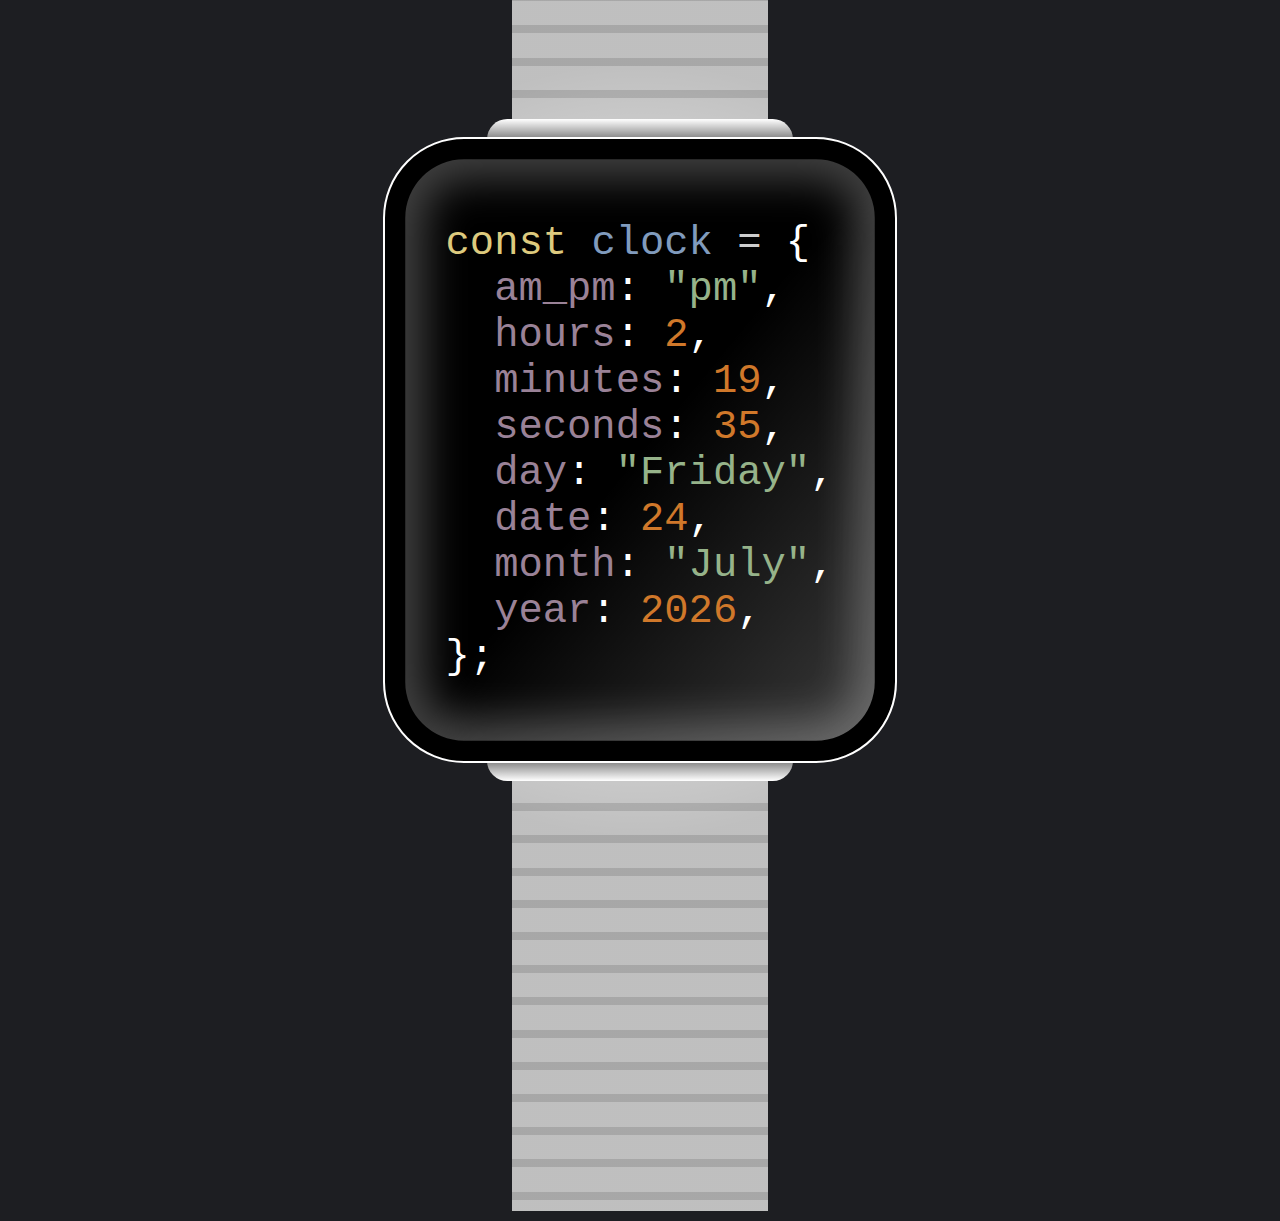
<file: index.html>
<!DOCTYPE html>
<html lang="en">
  <head>
    <meta charset="UTF-8" />
    <meta name="viewport" content="width=device-width, initial-scale=1.0" />
    <link rel="stylesheet" href="style.css" />
    <title>Smart Watch</title>
  </head>
  <body>
    <div class="watch"></div>
  </body>
  <script src="script.js"></script>
</html>
</file>
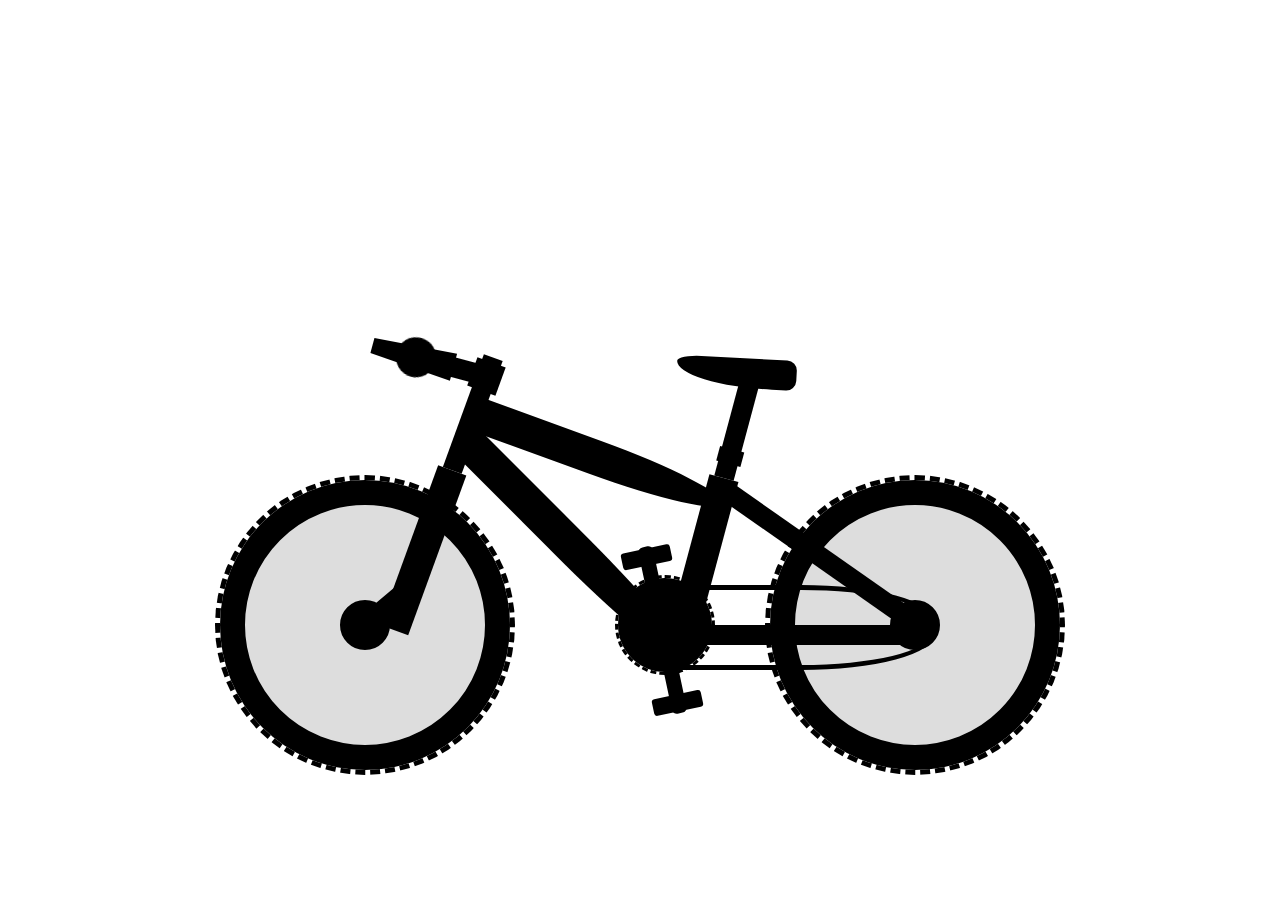
<file: BicycleAnim/index.html>
<!DOCTYPE html>
<html lang="en">
<head>
    <meta charset="UTF-8">
    <meta name="viewport" content="width=device-width, initial-scale=1.0">
    <link rel="stylesheet" href="style.css">
    <title>Bicycle</title>
</head>
<body>
    <div class="bicycle">
        <div class="wheel front-wheel"></div>
        <div class="front-fork">
            <div class="tube"></div>
        </div>
        <div class="handlebars"></div>
        <div class="crossbar"></div>
        <div class="frame-1"></div>
        <div class="frame-2"></div>
        <div class="seat-tube">
            <div class="seat"></div>
        </div>
        <div class="crank"></div>
        <div class="chain"></div>
        <div class="pedals"></div>
        <div class="back-fork"></div>
        <div class="wheel back-wheel">
            
        </div>
    </div>
    
</body>
</html>
</file>
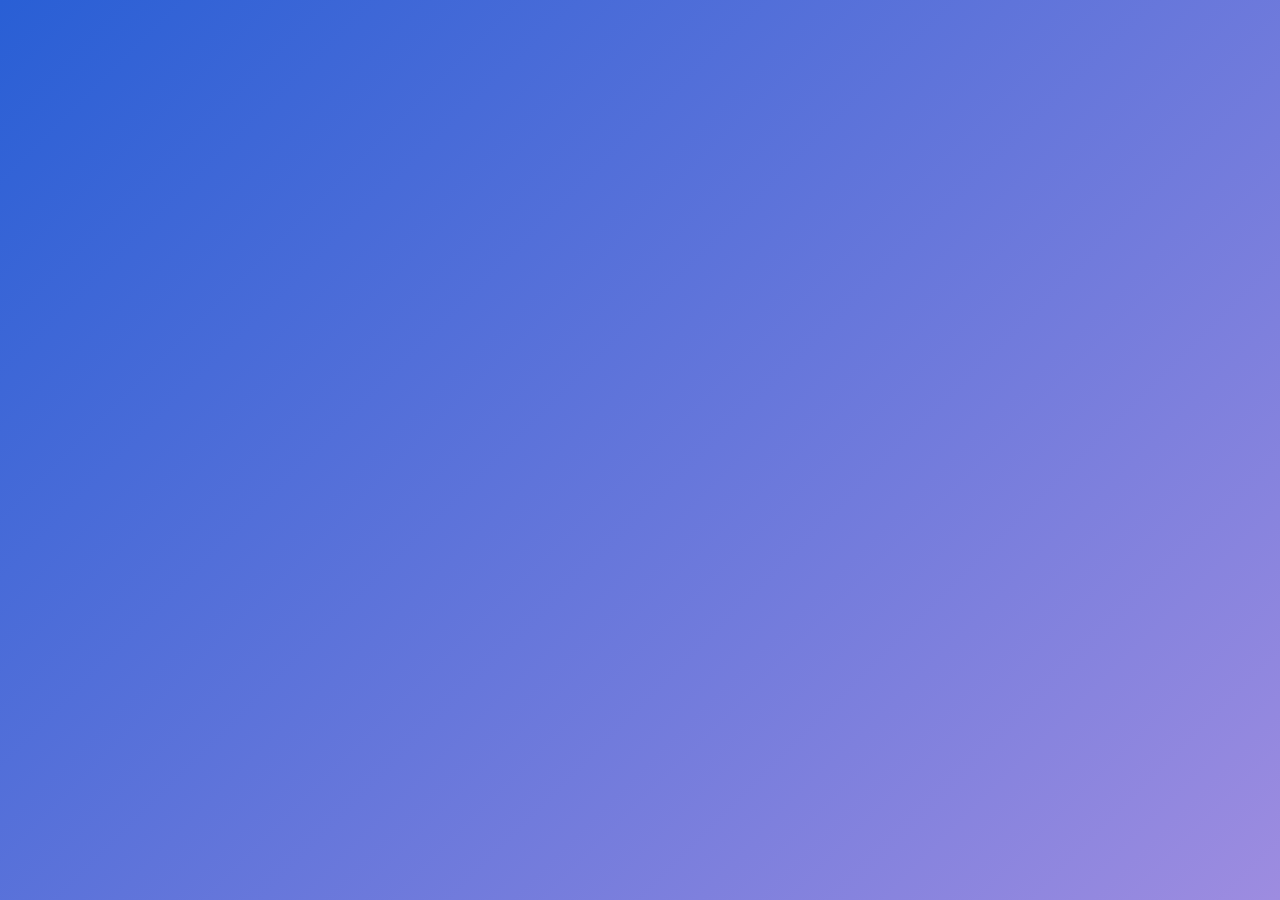
<file: ElasticAnimation/index.html>
<!DOCTYPE html>
<html lang="en">
  <head>
    <meta charset="UTF-8" />
    <meta name="viewport" content="width=device-width, initial-scale=1.0" />
    <link rel="stylesheet" href="style.css" />
    <title>Elastic Animation</title>
  </head>
  <body>
    <div class="group">
      <div
        class="item"
        style="
          background-image: url(https://i.pinimg.com/originals/0f/eb/71/0feb71b2f80624a8e4a1c4c1c47a78ed.jpg);
        "
      ></div>
      <div
        class="item"
        style="
          background-image: url(https://i.pinimg.com/originals/71/1d/25/711d254aceca2fd262cc5815c1c148cc.jpg);
        "
      ></div>
      <div
        class="item"
        style="
          background-image: url(https://e1.pxfuel.com/desktop-wallpaper/33/329/desktop-wallpaper-kakashi-phone-on-dog-mobile-kakashi.jpg);
        "
      ></div>
      <div
        class="item"
        style="
          background-image: url(https://wallpapercave.com/wp/wp8980842.jpg);
        "
      ></div>
      <div
        class="item"
        style="
          background-image: url(https://w0.peakpx.com/wallpaper/152/193/HD-wallpaper-jiraiya-sensei-aesthetic-anime-legend-manga-naruto-sky-uzumaki.jpg);
        "
      ></div>
    </div>
  </body>
  <script src="https://cdn.jsdelivr.net/npm/gsap@3.12.5/dist/gsap.min.js"></script>
  <script src="script.js"></script>
</html>
</file>
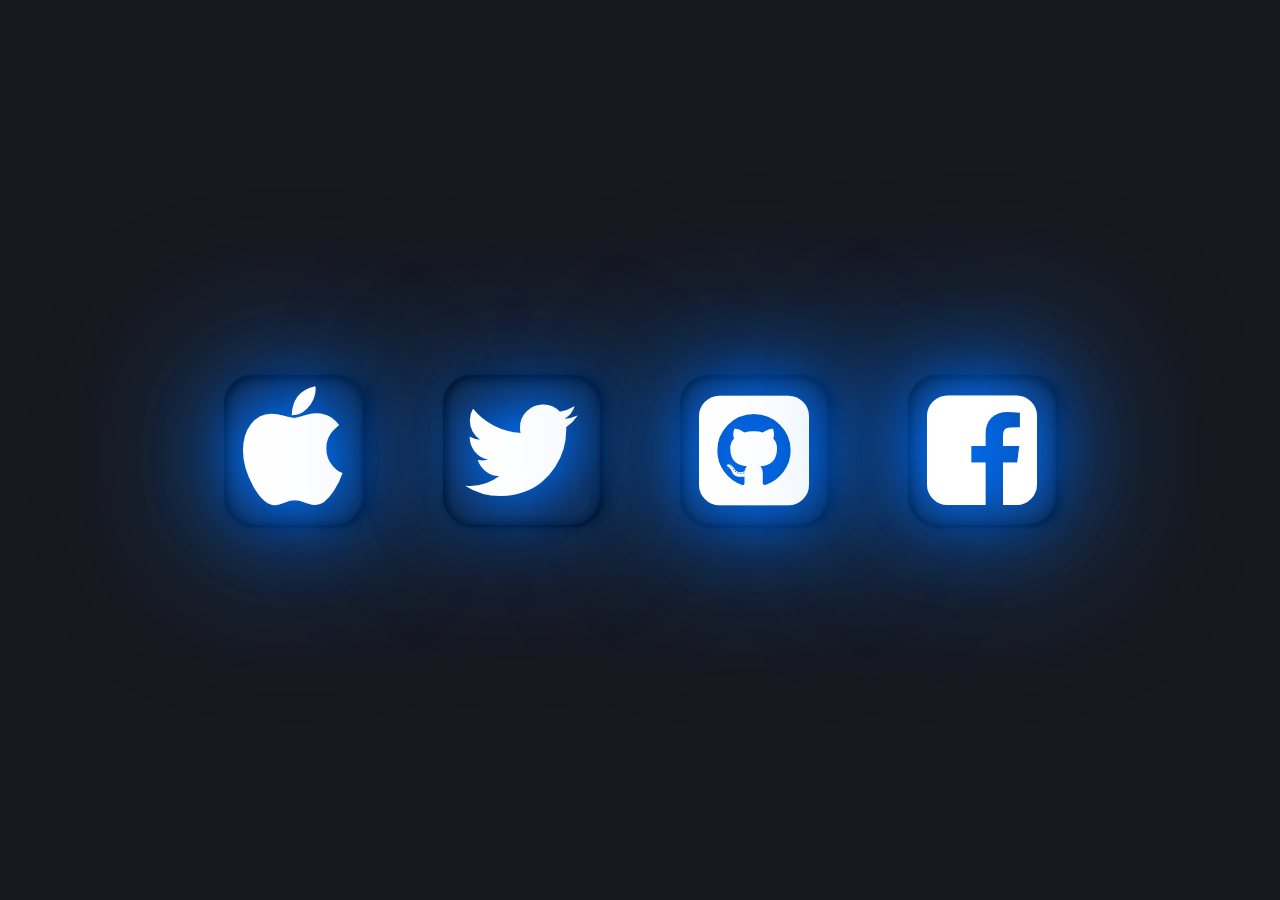
<file: GlowingIconsEffect/index.html>
<!DOCTYPE html>
<html lang="en">
  <head>
    <meta charset="UTF-8" />
    <meta name="viewport" content="width=device-width, initial-scale=1.0" />
    <link rel="stylesheet" href="style.css" />
    <link
      rel="stylesheet"
      href="https://stackpath.bootstrapcdn.com/font-awesome/4.7.0/css/font-awesome.min.css"
    />
    <title>Glowing Icons</title>
  </head>
  <body>
    <div class="container">
      <i class="fa fa-apple" id="apple"></i>
      <i class="fa fa-twitter" id="twitter"></i>
      <i class="fa fa-github-square github" id="github"></i>
      <i class="fa fa-facebook-square" id="facebook"></i>
    </div>
  </body>
</html>
</file>
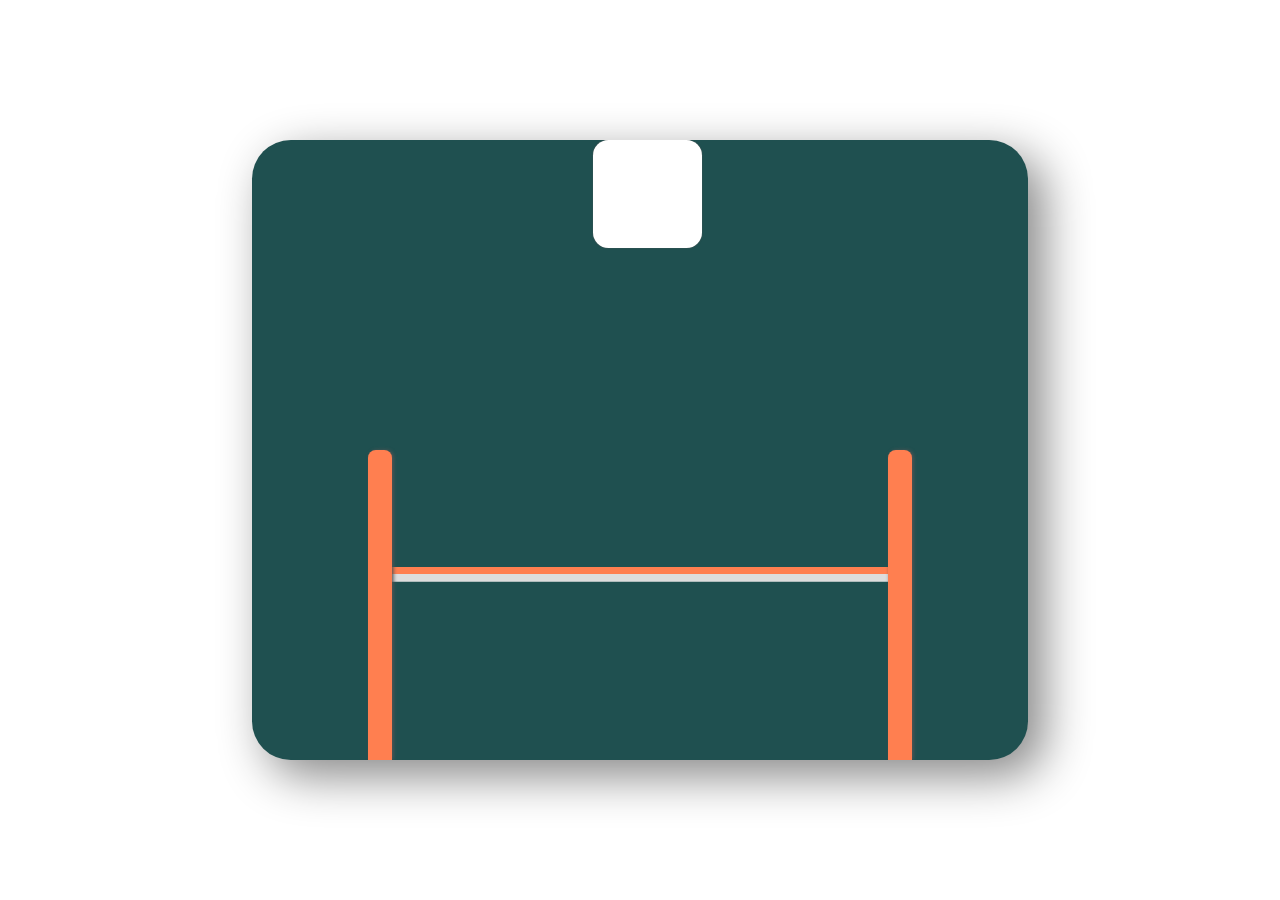
<file: JumpingSquareAnimation/index.html>
<!DOCTYPE html>
<html lang="en">
<head>
    <meta charset="UTF-8">
    <meta name="viewport" content="width=device-width, initial-scale=1.0">
    <link rel="stylesheet" href="style.css">
    <title>Jumping Square</title>
</head>
<body>
    <div class="container">
        <div class="wrapper">
            <div class="rubber"></div>
            <div class="stick left-stick"></div>
            <div class="stick right-stick"></div>
            <div class="square"></div>
        </div>
    </div>
</body>
</html>
</file>
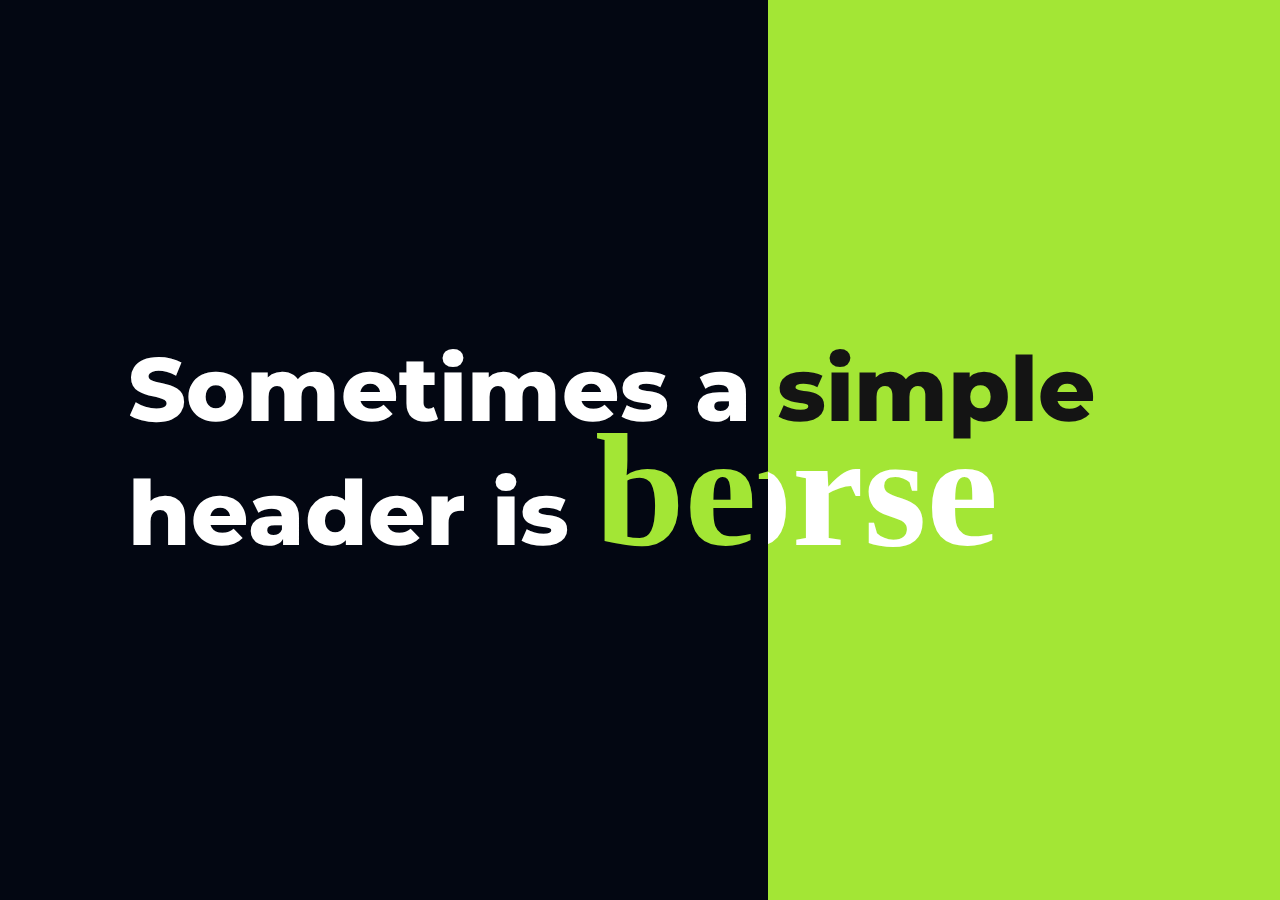
<file: SliderView/index.html>
<!DOCTYPE html>
<html lang="en">
  <head>
    <meta charset="UTF-8" />
    <link rel="preconnect" href="https://fonts.googleapis.com" />
    <link rel="preconnect" href="https://fonts.gstatic.com" crossorigin />
    <link
      href="https://fonts.googleapis.com/css2?family=Figtree:ital,wght@0,300..900;1,300..900&family=Montserrat:ital,wght@0,100..900;1,100..900&display=swap"
      rel="stylesheet"
    />

    <meta name="viewport" content="width=device-width, initial-scale=1.0" />
    <link rel="stylesheet" href="style.css" />
    <title>Header Slider</title>
  </head>
  <body>
    <div id="left-side" class="side">
      <h2 class="title">
        Sometimes a simple header is
        <span class="fancy">better</span>
      </h2>
    </div>
    <div id="right-side" class="side">
      <h2 class="title">
        Sometimes a simple header is
        <span class="fancy">worse</span>
      </h2>
    </div>
  </body>
  <script src="script.js"></script>
</html>
</file>
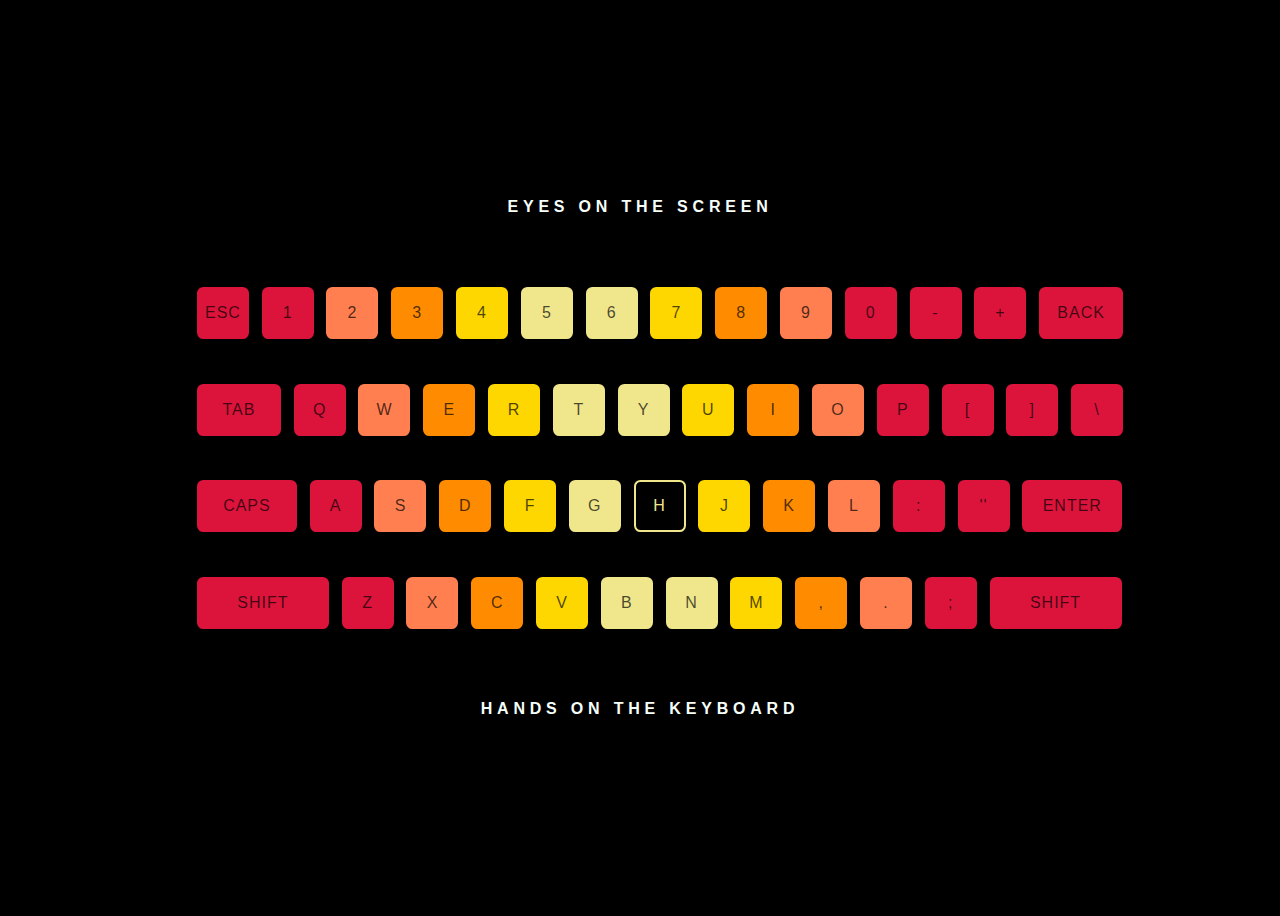
<file: TypingMagicalKeyboard/index.html>
<!DOCTYPE html>
<html lang="en">
  <head>
    <meta charset="UTF-8" />
    <meta name="viewport" content="width=device-width, initial-scale=1.0" />
    <link rel="stylesheet" href="style.css" />
    <title>Magical Keyboard</title>
  </head>
  <body>
    <h1 class="title">Eyes on the screen</h1>
    <div class="keyboard">
      <ul class="row row-0">
        <li class="pinky" id="esc">ESC</li>
        <li class="pinky" id="1">1</li>
        <li class="ring" id="2">2</li>
        <li class="middle" id="3">3</li>
        <li class="pointer1st" id="4">4</li>
        <li class="pointer2nd" id="5">5</li>
        <li class="pointer2nd" id="6">6</li>
        <li class="pointer1st" id="7">7</li>
        <li class="middle" id="8">8</li>
        <li class="ring" id="9">9</li>
        <li class="pinky" id="10">0</li>
        <li class="pinky">-</li>
        <li class="pinky">+</li>
        <li class="pinky" id="back">BACK</li>
      </ul>
      <ul class="row row-1">
        <li class="pinky" id="tab">TAB</li>
        <li class="pinky" id="Q">Q</li>
        <li class="ring" id="W">W</li>
        <li class="middle" id="E">E</li>
        <li class="pointer1st" id="R">R</li>
        <li class="pointer2nd" id="T">T</li>
        <li class="pointer2nd" id="Y">Y</li>
        <li class="pointer1st" id="U">U</li>
        <li class="middle" id="I">I</li>
        <li class="ring" id="O">O</li>
        <li class="pinky" id="P">P</li>
        <li class="pinky">[</li>
        <li class="pinky">]</li>
        <li class="pinky">\</li>
      </ul>
      <ul class="row row-2">
        <li class="pinky" id="caps">CAPS</li>
        <li class="pinky" id="A">A</li>
        <li class="ring" id="S">S</li>
        <li class="middle" id="D">D</li>
        <li class="pointer1st" id="F">F</li>
        <li class="pointer2nd" id="G">G</li>
        <li class="pointer2nd" id="H">H</li>
        <li class="pointer1st" id="J">J</li>
        <li class="middle" id="K">K</li>
        <li class="ring" id="L">L</li>
        <li class="pinky">:</li>
        <li class="pinky">''</li>
        <li class="pinky" id="enter">ENTER</li>
      </ul>
      <ul class="row row-3">
        <li class="pinky" id="left-shift">SHIFT</li>
        <li class="pinky" id="Z">Z</li>
        <li class="ring" id="X">X</li>
        <li class="middle" id="C">C</li>
        <li class="pointer1st" id="V">V</li>
        <li class="pointer2nd" id="B">B</li>
        <li class="pointer2nd" id="N">N</li>
        <li class="pointer1st" id="M">M</li>
        <li class="middle">,</li>
        <li class="ring">.</li>
        <li class="pinky">;</li>
        <li class="pinky" id="right-shift">SHIFT</li>
      </ul>
    </div>
    <h1 class="title">Hands on the keyboard</h1>
  </body>
  <script src="script.js"></script>
</html>
</file>
<file: style.css>
.watch {
  --watch-color: white;
  --screen-color: black;
  font-size: 4.5vmin;
  font-family: monospace;
  color: white;
  padding: 2em 1.5em;
  border: 2px solid var(--watch-color);
  border-radius: 2em;
  box-shadow: inset 0 0 0 0.5em black, inset 0 0 1em 1em hsl(0 0% 100% /0.25);
  background-color: var(--screen-color);
  background-image: linear-gradient(
    to bottom right,
    #fff0 50%,
    hsl(0 0% 100% /0.25)
  );
  position: relative;
}

* {
  box-sizing: border-box;
}

body {
  margin: 0;
  padding: 1em;
  min-height: 100vh;
  background-color: #1d1e22;
  display: grid;
  place-items: center;
  overflow: hidden;
}

.keyword {
  color: #ddca7e;
}

.def {
  color: #809bbd;
}

.operator {
  color: #cccccc;
}

.property {
  color: #9a8297;
}

.string {
  color: #96b38a;
}

.number {
  color: #d0782a;
}

.watch::before,
.watch::after {
  content: "";
  position: absolute;
  background-color: var(--watch-color);
  z-index: -1;
}

.watch::after {
  inset: -0.5em 20%;
  border-radius: 0.5em;
  background-image: linear-gradient(
    #fff0,
    hsl(0 0% 0% / 0.5) 0.5em calc(100% - 0.5em),
    #fff0
  );
}

.watch::before {
  inset: -50vh 25%;
  background-image: repeating-linear-gradient(
      #fff0 0 0.3em,
      hsl(0 0% 0% / 0.125) 0.3em 0.5em,
      #fff0 0.5em 0.8em
    ),
    radial-gradient(circle, #fff0, hsl(0 0% 0% / 0.25) 50%);
}
</file>
<file: BicycleAnim/style.css>
*{
    margin:0;
    padding:0;
    box-sizing:border-box;
}

html{
    font-size:62.5%;
}

body{
    width:100%;
    height:100vh;
    display:grid;
    place-items: center;
}

.bicycle{
    width:85rem;
    height:65rem;
    position:relative;
}

.bicycle div{
    position:absolute;
}

.wheel {
    width:30rem;
    aspect-ratio:1;
    background-color: black;
    border-radius: 50%;
    bottom:0;
    border:0.5rem dashed black;
    background-clip: content-box;
    display:grid;
    place-items: center;
    animation:bicycleAnim 5s infinite linear
}

@keyframes bicycleAnim{
    0% {
        transform:rotateZ(0)
    }
    100%{
        transform:rotateZ(-360deg)
    }
}

.wheel::after{
    content:'';
    width:24rem;
    aspect-ratio: 1;
    position:absolute;
    border-radius: 50%;
    border:9.5rem solid #ddd;
    box-sizing: border-box
    
}

.back-wheel{
    right:0
}

.front-fork{
    width:3rem;
    height:17rem;
    background-color: #000;
    bottom:15rem;
    left:16.5rem;
    transform:rotateZ(20deg);
    transform-origin:left bottom;
}


.front-fork::before{
    content:'';
    width:2rem;
    height:5rem;
    background-color: black;
    position:absolute;
    bottom:0;
    left:0.5rem;
    transform:rotateZ(30deg) translateX(-1rem)
}


.tube{
    width:2rem;
    height:12rem;
    background-color: #000;
    left:0.5rem;
    top:-12rem;
}

.tube::before{
    content:'';
    width:3rem;
    height:3rem;
    background-color: #000;
    position: absolute;
    top:0.5rem;
    left:-0.5rem
}

.handlebars {
    width:8rem;
    height:2rem;
    background-color: #000;
    top:23rem;
    left:19rem;
    transform:rotateZ(15deg);
    perspective: 50rem;
}

.handlebars::before{
    content:'';
    width:4rem;
    height:4rem;
    background-color: #000;
    position:absolute;
    top:-1rem;
    left:-1rem;
    border-radius: 50%;
}

.handlebars::after{
    content:"";
    width:30rem;
    height:2rem;
    background-color: #000;
    position:absolute;
    left:-15.5rem;
    transform: rotateY(-70deg);
}

.crossbar{
    width:27rem;
    height:3.5rem;
    background-color:black;
    top:27rem;
    left:26rem;
    transform:rotateZ(20deg);
    transform-origin:left top;
    border-radius:0 50% 50% 0;
}

.frame-1{
    width:32rem;
    height:3.5rem;
    background-color: #000;
    top:30rem;
    left:26rem;
    transform:rotateZ(45deg);
    transform-origin:left top;
    border-radius:0 50% 50% 0
}


.frame-2{
    width:25rem;
    height:2rem;
    background-color: #000;
    top:50rem;
    left:45rem;
    z-index:10
}

.seat-tube{
    width:3rem;
    height:18.5rem;
    background-color: #000;
    top: 35rem;
    left:47rem;
    transform: rotateZ(15deg);
}

.seat-tube::before{
    content:'';
    width:2rem;
    height:11rem;
    background-color: #000;
    position:absolute;
    top: -11rem;
    left:0.5rem;
}

.seat-tube::after{
    content:'';
    width:2.5rem;
    height:1.5rem;
    background-color: #000;
    position:absolute;
    top:-3rem;
    left:0.25rem}

.seat {
    width:12rem;
    height:3rem;
    background-color: #000;
    top:-12rem;
    left:-6rem;
    transform:rotateZ(-12deg);
    border-radius: 20% 1rem 1rem 80%
}

.back-fork {
    width: 2rem;
    height: 25rem;
    background-color: #000;
    left:60rem;
    top:31rem;
    transform:rotateZ(-55deg);
    z-index:10;
}

.crank{
    width:10rem;
    height:10rem;
    background-color: #000;
    border-radius: 50%;
    top:45rem;
    left:40rem;
    border:0.3rem dashed black;
    background-clip: content-box;
    animation: bicycleAnim 10s infinite linear
}

.pedals {
    width:1.5rem;
    height:17rem;
    background-color: #000;
    top:42rem;
    left:44rem;
    transform:rotateZ(-12deg);
    border-radius: 0.5rem;
    animation: bicycleAnim 10s infinite linear;
}

.pedals::before, .pedals::after{
    content:'';
    width:5rem;
    height:1.7rem;
    background-color: #000;
    position:absolute;
    left:-1.8rem;
    border-radius: 0.3rem;
    animation: bicycleAnim 10s infinite linear reverse;
}


.pedals::before {
    content:'';
    top:0.2rem
}

.pedals::after {
    content:'';
    bottom:0.2rem
}

.chain{
    width:31.5rem;
    height:8.5rem;
    border:0.5rem solid black;
    top:46rem;
    left:40.5rem;
    border-radius:5rem 50% 50% 5rem;
    z-index:10;
}
</file>
<file: ElasticAnimation/style.css>
body {
  height: 100vh;
  display: flex;
  margin: 0;
  background: linear-gradient(135deg, #295fd5, #9d8ce0);
  align-items: center;
  justify-content: center;
  user-select: none;
}

.group {
  text-align: center;
  white-space: no-wrap;
  overflow: hidden;
}

.item {
  width: 15vw;
  height: 75vh;
  background-position: center;
  background-size: 75vh;
  margin: 1vw;
  border-radius: 3vw;
  display: inline-block;
  cursor: pointer;
}
</file>
<file: GlowingIconsEffect/style.css>
* {
  margin: 0;
  padding: 0;
}

body {
  height: 100vh;
  width: 100vw;
  background-color: #18191f;
}

.container {
  display: flex;
  justify-content: center;
  align-items: center;
  height: 100vh;
  width: 100vw;
}

#apple,
#twitter,
#github,
#facebook {
  font-size: 8em;
  background-color: #18191f;
  color: #fff;
  box-shadow: 2px 2px 2px #00000080, 10px 1px 12px #00000080,
    2px 2px 10px #00000080, 2px 2px 3px #00000080, inset 2px 2px 10px #00000080,
    inset 2px 2px 10px #00000080, inset 2px 2px 10px #00000080,
    inset 2px 2px 10px #00000080;
  padding: 11px 19px;
  margin: 0 40px;
  border-radius: 29px;
  text-shadow: 0 0 50px #0072ff, 0 0 100px #0072ff, 0 0 150px #0072ff,
    0 0 200px #0072ff;
  animation: glowAnim 3s linear infinite;
}

#twitter {
  animation-delay: 0.3s;
}
#facebook {
  animation-delay: 0.7s;
}
#github {
  animation-delay: 0.1s;
}

@keyframes glowAnim {
  from {
    filter: hue-rotate(0deg);
  }
  to {
    filter: hue-rotate(360deg);
  }
}
</file>
<file: JumpingSquareAnimation/style.css>
* {
    margin:0;
    padding:0;
    box-sizing:border-box;
}

html {
    font-size:48.5%;

}

.container{
    width:100%;
    height:100vh;
    display:grid;
    place-content:center;
}

.wrapper{   
    width:100rem;
    height:80rem;
    background-color: #1f5050;
    border-radius: 5rem;
    box-shadow:2rem 2rem 6rem #888;
    position:relative;
    overflow:hidden;

}

.wrapper div {
    position:absolute;
}

.rubber {
    width:67rem;
    height:50rem;
    
    left:16.5rem;
    bottom:24rem;
    border-bottom:1rem solid coral;
    box-shadow:0 1rem 0 #ddd;
    animation: rubberAnim 2s infinite linear;
}

@keyframes rubberAnim {
    0%,20% {
        border-radius:0;
        transform:translateY(0)
    }
    50%,60%{
        border-radius:0 0 35rem 35rem;
        transform:translateY(23rem)
    }
    65%,100% {
        border-radius:0;
        transform:translateY(0)
    }
}

.stick{
    width:3rem;
    height:40rem;
    background-color: coral;
    border-radius: 1rem 1rem 0 0;
    bottom:0;
    transform-origin: bottom center;
}

.left-stick{
    left:15rem;
    box-shadow:0.2rem 0 0.5rem #555;
    animation:leftStickAnim 2s infinite linear;
}

@keyframes leftStickAnim {
    0%,30% {
        transform:rotateZ(0);
    }
    50%,65% {
        transform:rotateZ(2deg);
    }
    80%,100% {
        transform:rotateZ(0);
    }
    
}

.right-stick{
    right:15rem;
    box-shadow:0.2rem 0 0.5rem #555;
    animation:rightStickAnim 2s infinite linear;
}

@keyframes rightStickAnim {
    0%,30% {
        transform:rotateZ(0);
    }
    50%,65% {
        transform:rotateZ(-2deg);
    }
    80%,100% {
        transform:rotateZ(0);
    }
    
}

.square {
    width:14rem;
    aspect-ratio:1;
    background-color: white;
    border-radius: 2rem;
    left:44rem;
    box-shadow:0 0 0.2rem #555;
    animation: squareAnim 2s infinite linear;
}

@keyframes squareAnim {
    0% {
        transform:translateY(0)
    }
    20% {
        transform:translateY(40rem)
    }
    50%,60% {
        transform:translateY(64.5rem)
    }
    62% {
        transform:translateY(45rem)
    }
    80% {
        transform:translateY(10rem) rotateZ(90deg)
    }
    100% {
        transform:translateY(5rem) rotateZ(90deg)
    }
}
</file>
<file: SliderView/style.css>
:root {
  --dark: rgb(20, 20, 20);
  --yellow: rgb(253, 216, 53);
  --blue: rgb(98, 0, 234);

  --c1: rgb(3, 7, 18);
  --c2: rgb(163, 230, 53);

  --left-color: var(--c1);
  --right-color: var(--c2);
}

body {
  margin: 0;
  background-color: var(--dark);
}

.side {
  display: grid;
  place-items: center;
  height: 100vh;
  overflow: hidden;
  position: absolute;
  width: 100%;
}

.side .title {
  font-family: "Montserrat", sans-serif;
  font-size: 7vw;
  font-weight: 800;
  margin: 0px 10vw;
  width: 80vw;
}

.side .fancy {
  font-family: "Permanent Marker", cursive;
  font-size: 1.8em;
  line-height: 0.6em;
}

#left-side {
  background-color: var(--left-color);
  width: 60%;
  z-index: 2;
}

#left-side .title {
  color: white;
}

#left-side .fancy {
  color: var(--right-color);
}

#right-side {
  background-color: var(--right-color);
}

#right-side .title {
  color: var(--dark);
}

#right-side .fancy {
  color: white;
}
</file>
<file: TypingMagicalKeyboard/style.css>
body {
  background-color: black;
  font-family: "Helvetica Neue", Helvetica, Arial, sans-serif;
  font-weight: 500;
  display: flex;
  flex-direction: column;
  justify-content: center;
  align-items: center;
  height: 100vh;
}

.title {
  color: mintcream;
  text-transform: uppercase;
  margin-top: 3em;
  margin-bottom: 3em;
  font-size: 1em;
  letter-spacing: 0.3em;
}

.keyboard {
  display: flex;
  flex-direction: column;
}

.row {
  list-style: none;
  display: flex;
}

li {
  height: 3em;
  width: 3em;
  color: rgba(0, 0, 0, 0.7);
  border-radius: 0.4em;
  line-height: 3em;
  letter-spacing: 1px;
  margin: 0.4em;
  transition: 0.3s;
  text-align: center;
  font-size: 1em;
}

.pinky {
  background-color: crimson;
  border: 2px solid crimson;
}
.pinky.selected {
  color: crimson;
}
.ring {
  background-color: coral;
  border: 2px solid coral;
}
.ring.selected {
  color: coral;
}
.middle {
  background-color: darkorange;
  border: 2px solid darkorange;
}
.middle.selected {
  color: darkorange;
}
.pointer1st {
  background-color: gold;
  border: 2px solid gold;
}
.pointer1st.selected {
  color: gold;
}
.pointer2nd {
  background-color: khaki;
  border: 2px solid khaki;
}
.pointer2nd.selected {
  color: khaki;
}
.fill-out-key {
  background-color: slategray;
  border: 2px solid slategray;
}

#tab {
  width: 5em;
}

#caps {
  width: 6em;
}

#left-shift {
  width: 8em;
}

#right-shift {
  width: 8em;
}

#enter {
  width: 6em;
}

#back {
  width: 5em;
}

.selected {
  background-color: transparent;
  animation: vibrate-1 0.3s linear infinite both;
}

.hit {
  animation: hit 0.3s cubic-bezier(0.39, 0.575, 0.565, 1) both;
}

@keyframes hit {
  0% {
    transform: scale(1.2);
  }
  100% {
    transform: scale(1);
  }
}

@keyframes vibrate-1 {
  0% {
    transform: translate(0);
  }
  20% {
    transform: translate(-2px, 2px);
  }
  40% {
    transform: translate(-2px, -2px);
  }
  60% {
    transform: translate(2px, 2px);
  }
  80% {
    transform: translate(2px, -2px);
  }
  100% {
    transform: translate(0);
  }
}
</file>
